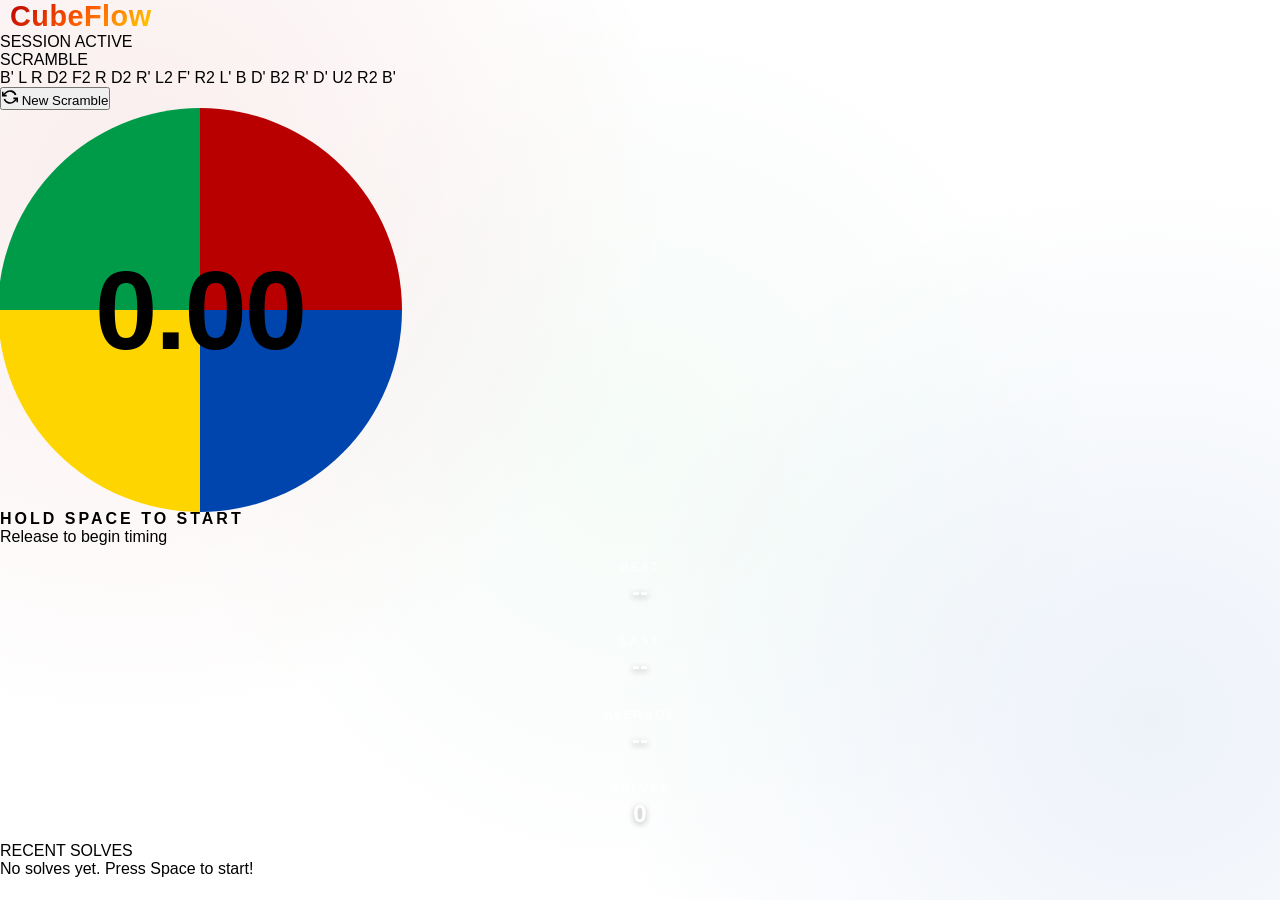
<file: index.html>
<!DOCTYPE html>
<html lang="en">
<head>
  <meta charset="UTF-8" />
  <meta name="viewport" content="width=device-width, initial-scale=1.0" />
  <title>CubeFlow</title>
  <link rel="stylesheet" href="style.css" />
  <link rel="preconnect" href="https://fonts.googleapis.com" />
  <link rel="preconnect" href="https://fonts.gstatic.com" crossorigin />
  <link href="https://fonts.googleapis.com/css2?family=Orbitron:wght@400;700;900&family=Space+Mono:ital,wght@0,400;0,700;1,400&display=swap" rel="stylesheet" />
</head>
<body>

  <div class="bg-grid"></div>
  <div class="bg-glow"></div>

  <div class="container">

    <!-- Header -->
    <header>
      <div class="logo">
        <div class="cube-icon">
          <div class="face top"></div>
          <div class="face left"></div>
          <div class="face right"></div>
        </div>
        <span class="logo-text">Cube<span class="accent">Flow</span></span>
      </div>
      <div class="session-badge">SESSION ACTIVE</div>
    </header>

    <!-- Scramble Section -->
    <section class="scramble-section">
      <div class="section-label">SCRAMBLE</div>
      <div class="scramble-display" id="scramble">R U R' F2 L D B' U2 R' L</div>
      <button class="new-scramble-btn" id="newScrambleBtn" title="Generate new scramble">
        <svg width="16" height="16" viewBox="0 0 24 24" fill="none" stroke="currentColor" stroke-width="2.5"><path d="M1 4v6h6"/><path d="M23 20v-6h-6"/><path d="M20.49 9A9 9 0 0 0 5.64 5.64L1 10m22 4-4.64 4.36A9 9 0 0 1 3.51 15"/></svg>
        New Scramble
      </button>
    </section>

    <!-- Timer Section -->
    <section class="timer-section">
      <div class="timer-ring">
        <div class="timer-display" id="timerDisplay">0.00</div>
      </div>
      <div class="timer-status" id="timerStatus">HOLD SPACE TO START</div>
      <div class="timer-hint" id="timerHint">Release to begin timing</div>
    </section>

    <!-- Stats Section -->
    <section class="stats-section">
      <div class="stat-card">
        <div class="stat-label">BEST</div>
        <div class="stat-value" id="bestTime">--</div>
      </div>
      <div class="stat-card accent-card">
        <div class="stat-label">LAST</div>
        <div class="stat-value" id="lastTime">--</div>
      </div>
      <div class="stat-card">
        <div class="stat-label">AVERAGE</div>
        <div class="stat-value" id="avgTime">--</div>
      </div>
      <div class="stat-card">
        <div class="stat-label">SOLVES</div>
        <div class="stat-value" id="solveCount">0</div>
      </div>
    </section>

    <!-- History Section -->
    <section class="history-section">
      <div class="section-label">RECENT SOLVES</div>
      <div class="history-list" id="historyList">
        <div class="history-empty">No solves yet. Press Space to start!</div>
      </div>
    </section>

  </div>

  <script src="script.js"></script>
</body>
</html>
</file>
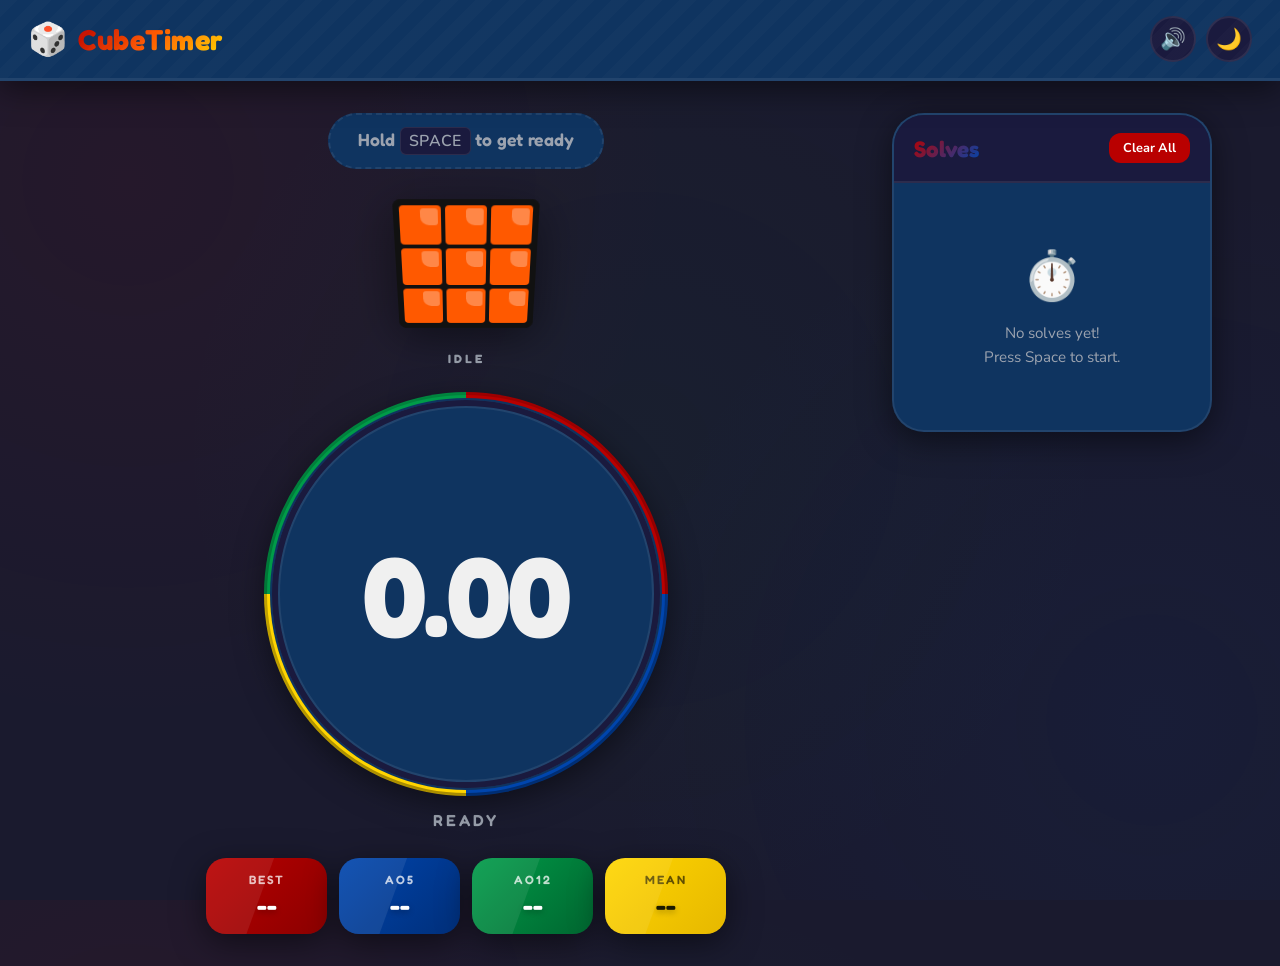
<file: index-3.html>
<!DOCTYPE html>
<html lang="en" data-theme="dark">
<head>
  <meta charset="UTF-8" />
  <meta name="viewport" content="width=device-width, initial-scale=1.0" />
  <title>CubeTimer 🎲</title>
  <link rel="preconnect" href="https://fonts.googleapis.com" />
  <link rel="preconnect" href="https://fonts.gstatic.com" crossorigin />
  <link href="https://fonts.googleapis.com/css2?family=Fredoka:wght@400;500;600;700&family=Nunito:wght@400;600;700;800;900&display=swap" rel="stylesheet" />
  <link rel="stylesheet" href="style.css" />
</head>
<body>

  <!-- CONFETTI CANVAS -->
  <canvas id="confetti-canvas"></canvas>

  <!-- HEADER -->
  <header class="header">
    <div class="logo">
      <span class="logo-cube">🎲</span>
      <span class="logo-text">CubeTimer</span>
    </div>
    <div class="header-controls">
      <button class="icon-btn" id="mute-btn" title="Toggle Sound">
        <span id="mute-icon">🔊</span>
      </button>
      <button class="icon-btn" id="theme-btn" title="Toggle Theme">
        <span id="theme-icon">🌙</span>
      </button>
    </div>
  </header>

  <!-- MAIN LAYOUT -->
  <main class="main-layout">

    <!-- CENTER COLUMN -->
    <div class="center-col">

      <!-- INSTRUCTION CARD -->
      <div class="instruction-card" id="instruction-card">
        <span id="instruction-text">Hold <kbd>SPACE</kbd> to get ready</span>
      </div>

      <!-- 3D RUBIK'S CUBE -->
      <div class="cube-showcase">
        <div class="cube-scene">
          <div class="rubik-cube" id="rubik-cube">

            <!-- FRONT: Red -->
            <div class="cube-face face-front">
              <div class="sticker" style="background:var(--red)"></div>
              <div class="sticker" style="background:var(--red)"></div>
              <div class="sticker" style="background:var(--red)"></div>
              <div class="sticker" style="background:var(--red)"></div>
              <div class="sticker" style="background:var(--red)"></div>
              <div class="sticker" style="background:var(--red)"></div>
              <div class="sticker" style="background:var(--red)"></div>
              <div class="sticker" style="background:var(--red)"></div>
              <div class="sticker" style="background:var(--red)"></div>
            </div>

            <!-- BACK: Orange -->
            <div class="cube-face face-back">
              <div class="sticker" style="background:var(--orange)"></div>
              <div class="sticker" style="background:var(--orange)"></div>
              <div class="sticker" style="background:var(--orange)"></div>
              <div class="sticker" style="background:var(--orange)"></div>
              <div class="sticker" style="background:var(--orange)"></div>
              <div class="sticker" style="background:var(--orange)"></div>
              <div class="sticker" style="background:var(--orange)"></div>
              <div class="sticker" style="background:var(--orange)"></div>
              <div class="sticker" style="background:var(--orange)"></div>
            </div>

            <!-- RIGHT: Blue -->
            <div class="cube-face face-right">
              <div class="sticker" style="background:var(--blue)"></div>
              <div class="sticker" style="background:var(--blue)"></div>
              <div class="sticker" style="background:var(--blue)"></div>
              <div class="sticker" style="background:var(--blue)"></div>
              <div class="sticker" style="background:var(--blue)"></div>
              <div class="sticker" style="background:var(--blue)"></div>
              <div class="sticker" style="background:var(--blue)"></div>
              <div class="sticker" style="background:var(--blue)"></div>
              <div class="sticker" style="background:var(--blue)"></div>
            </div>

            <!-- LEFT: Green -->
            <div class="cube-face face-left">
              <div class="sticker" style="background:var(--green)"></div>
              <div class="sticker" style="background:var(--green)"></div>
              <div class="sticker" style="background:var(--green)"></div>
              <div class="sticker" style="background:var(--green)"></div>
              <div class="sticker" style="background:var(--green)"></div>
              <div class="sticker" style="background:var(--green)"></div>
              <div class="sticker" style="background:var(--green)"></div>
              <div class="sticker" style="background:var(--green)"></div>
              <div class="sticker" style="background:var(--green)"></div>
            </div>

            <!-- TOP: Yellow -->
            <div class="cube-face face-top">
              <div class="sticker" style="background:var(--yellow)"></div>
              <div class="sticker" style="background:var(--yellow)"></div>
              <div class="sticker" style="background:var(--yellow)"></div>
              <div class="sticker" style="background:var(--yellow)"></div>
              <div class="sticker" style="background:var(--yellow)"></div>
              <div class="sticker" style="background:var(--yellow)"></div>
              <div class="sticker" style="background:var(--yellow)"></div>
              <div class="sticker" style="background:var(--yellow)"></div>
              <div class="sticker" style="background:var(--yellow)"></div>
            </div>

            <!-- BOTTOM: White -->
            <div class="cube-face face-bottom">
              <div class="sticker" style="background:var(--white)"></div>
              <div class="sticker" style="background:var(--white)"></div>
              <div class="sticker" style="background:var(--white)"></div>
              <div class="sticker" style="background:var(--white)"></div>
              <div class="sticker" style="background:var(--white)"></div>
              <div class="sticker" style="background:var(--white)"></div>
              <div class="sticker" style="background:var(--white)"></div>
              <div class="sticker" style="background:var(--white)"></div>
              <div class="sticker" style="background:var(--white)"></div>
            </div>

          </div>
        </div>
        <div class="cube-label" id="cube-label">Idle</div>
      </div>

      <!-- TIMER DISPLAY -->
      <div class="timer-wrap">
        <div class="timer-ring" id="timer-ring">
          <div class="timer-display" id="timer-display">0.00</div>
        </div>
        <div class="timer-status" id="timer-status">ready</div>
      </div>

      <!-- STATS CARDS -->
      <div class="stats-grid">
        <div class="stat-card red-card">
          <div class="stat-label">Best</div>
          <div class="stat-value" id="stat-best">--</div>
        </div>
        <div class="stat-card blue-card">
          <div class="stat-label">Ao5</div>
          <div class="stat-value" id="stat-ao5">--</div>
        </div>
        <div class="stat-card green-card">
          <div class="stat-label">Ao12</div>
          <div class="stat-value" id="stat-ao12">--</div>
        </div>
        <div class="stat-card yellow-card">
          <div class="stat-label">Mean</div>
          <div class="stat-value" id="stat-mean">--</div>
        </div>
      </div>

    </div>

    <!-- SIDEBAR: SOLVE HISTORY -->
    <aside class="sidebar">
      <div class="sidebar-header">
        <h2 class="sidebar-title">Solves</h2>
        <button class="clear-btn" id="clear-btn">Clear All</button>
      </div>
      <div class="solve-list" id="solve-list">
        <div class="empty-state">
          <span class="empty-icon">⏱️</span>
          <p>No solves yet!<br/>Press Space to start.</p>
        </div>
      </div>
    </aside>

  </main>

  <!-- MOBILE CONTROLS (shown on mobile only) -->
  <div class="mobile-tap-hint" id="mobile-tap-hint">
    Tap & hold to get ready
  </div>

  <!-- HIDDEN TOUCH TARGET -->
  <div class="touch-target" id="touch-target"></div>

  <script src="script.js"></script>
</body>
</html>
</file>
<file: style.css>
/* ============================================================
   CUBETIMER — UNO-INSPIRED STYLE
   ============================================================ */

/* ---------- CSS VARIABLES ---------- */
[data-theme="dark"] {
  --bg:            #1a1a2e;
  --bg-2:          #16213e;
  --bg-card:       #0f3460;
  --bg-card-2:     #1a1a3e;
  --text:          #f0f0f0;
  --text-muted:    #9ca3af;
  --border:        rgba(255,255,255,0.08);
  --shadow:        0 8px 32px rgba(0,0,0,0.5);
  --glow-ready:    0 0 40px rgba(0,255,120,0.4), 0 0 80px rgba(0,255,120,0.15);
  --glow-running:  0 0 40px rgba(255,200,0,0.5), 0 0 80px rgba(255,200,0,0.2);
  --cube-frame:    #111111;
  --cube-glow:     rgba(255,255,255,0.06);
}

[data-theme="light"] {
  --bg:            #fef9e7;
  --bg-2:          #fdf3d0;
  --bg-card:       #ffffff;
  --bg-card-2:     #fff8e1;
  --text:          #1a1a1a;
  --text-muted:    #6b7280;
  --border:        rgba(0,0,0,0.08);
  --shadow:        0 8px 32px rgba(0,0,0,0.12);
  --glow-ready:    0 0 30px rgba(0,180,80,0.3);
  --glow-running:  0 0 30px rgba(255,180,0,0.4);
  --cube-frame:    #222222;
  --cube-glow:     rgba(0,0,0,0.04);
}

/* Cube Colors (same in both themes) */
:root {
  --red:    #B90000;
  --blue:   #0045AD;
  --green:  #009B48;
  --yellow: #FFD500;
  --orange: #FF5900;
  --white:  #FFFFFF;

  --uno-red:    #D32F2F;
  --uno-blue:   #1565C0;
  --uno-green:  #2E7D32;
  --uno-yellow: #F9A825;

  --timer-font: 'Fredoka', sans-serif;
  --body-font:  'Nunito', sans-serif;
  --radius-sm:  12px;
  --radius-md:  20px;
  --radius-lg:  32px;
  --radius-xl:  50px;
}

/* ---------- RESET & BASE ---------- */
*, *::before, *::after { box-sizing: border-box; margin: 0; padding: 0; }

html { height: 100%; }

body {
  min-height: 100vh;
  font-family: var(--body-font);
  background: var(--bg);
  color: var(--text);
  transition: background 0.4s ease, color 0.4s ease;
  overflow-x: hidden;
  background-image:
    radial-gradient(circle at 10% 20%, rgba(185,0,0,0.07) 0%, transparent 40%),
    radial-gradient(circle at 90% 80%, rgba(0,69,173,0.07) 0%, transparent 40%),
    radial-gradient(circle at 50% 50%, rgba(0,155,72,0.04) 0%, transparent 60%);
}

/* ---------- CONFETTI CANVAS ---------- */
#confetti-canvas {
  position: fixed;
  top: 0; left: 0;
  width: 100%; height: 100%;
  pointer-events: none;
  z-index: 9999;
}

/* ---------- HEADER ---------- */
.header {
  display: flex;
  align-items: center;
  justify-content: space-between;
  padding: 16px 28px;
  background: var(--bg-card);
  border-bottom: 3px solid var(--border);
  box-shadow: var(--shadow);
  position: sticky;
  top: 0;
  z-index: 100;
  backdrop-filter: blur(10px);
}

/* UNO-style diagonal stripe accent on header */
.header::before {
  content: '';
  position: absolute;
  inset: 0;
  background: repeating-linear-gradient(
    -45deg,
    transparent,
    transparent 12px,
    rgba(255,255,255,0.015) 12px,
    rgba(255,255,255,0.015) 24px
  );
  pointer-events: none;
}

.logo {
  display: flex;
  align-items: center;
  gap: 10px;
}

.logo-cube {
  font-size: 2rem;
  animation: wobble 3s ease-in-out infinite;
}

.logo-text {
  font-family: var(--timer-font);
  font-size: 1.8rem;
  font-weight: 700;
  background: linear-gradient(135deg, var(--red), var(--orange), var(--yellow));
  -webkit-background-clip: text;
  -webkit-text-fill-color: transparent;
  background-clip: text;
  letter-spacing: 0.5px;
}

.header-controls {
  display: flex;
  gap: 10px;
}

.icon-btn {
  width: 46px;
  height: 46px;
  border-radius: 50%;
  border: 2px solid var(--border);
  background: var(--bg-card-2);
  cursor: pointer;
  font-size: 1.3rem;
  display: flex;
  align-items: center;
  justify-content: center;
  transition: transform 0.2s, box-shadow 0.2s, background 0.3s;
}

.icon-btn:hover {
  transform: scale(1.12) rotate(-8deg);
  box-shadow: 0 4px 16px rgba(0,0,0,0.2);
}

.icon-btn:active { transform: scale(0.95); }

/* ---------- MAIN LAYOUT ---------- */
.main-layout {
  display: grid;
  grid-template-columns: 1fr 320px;
  gap: 28px;
  padding: 32px 28px;
  max-width: 1200px;
  margin: 0 auto;
  min-height: calc(100vh - 80px);
}

/* ---------- CENTER COLUMN ---------- */
.center-col {
  display: flex;
  flex-direction: column;
  align-items: center;
  gap: 28px;
}

/* ---------- INSTRUCTION CARD ---------- */
.instruction-card {
  font-family: var(--timer-font);
  font-size: 1.1rem;
  font-weight: 600;
  color: var(--text-muted);
  background: var(--bg-card);
  border: 2px dashed var(--border);
  border-radius: var(--radius-xl);
  padding: 12px 28px;
  text-align: center;
  transition: all 0.3s ease;
  letter-spacing: 0.3px;
}

.instruction-card.ready-state {
  border-color: var(--green);
  background: rgba(0, 155, 72, 0.12);
  color: #00e676;
  box-shadow: 0 0 20px rgba(0,230,118,0.25);
}

.instruction-card.running-state {
  border-color: var(--yellow);
  background: rgba(255,213,0,0.1);
  color: var(--yellow);
  box-shadow: 0 0 20px rgba(255,213,0,0.2);
}

kbd {
  display: inline-block;
  padding: 2px 8px;
  background: var(--bg-card-2);
  border: 1px solid var(--border);
  border-radius: 6px;
  font-family: var(--body-font);
  font-size: 0.9em;
}

/* ---------- TIMER WRAP ---------- */
.timer-wrap {
  display: flex;
  flex-direction: column;
  align-items: center;
  gap: 16px;
  width: 100%;
}

/* The big ring */
.timer-ring {
  position: relative;
  width: min(400px, 85vw);
  height: min(400px, 85vw);
  border-radius: 50%;
  display: flex;
  align-items: center;
  justify-content: center;
  background: var(--bg-card);
  box-shadow: var(--shadow),
    inset 0 0 0 6px var(--bg-card-2),
    inset 0 0 0 8px var(--border);
  transition: box-shadow 0.4s ease, transform 0.3s ease;

  /* UNO oval / pill border segments */
  border: 6px solid transparent;
  background-clip: padding-box;
}

/* Colored arc segments (UNO-style) */
.timer-ring::before {
  content: '';
  position: absolute;
  inset: -8px;
  border-radius: 50%;
  background: conic-gradient(
    var(--red)    0deg   90deg,
    var(--blue)   90deg  180deg,
    var(--yellow) 180deg 270deg,
    var(--green)  270deg 360deg
  );
  z-index: -1;
  transition: opacity 0.4s ease;
}

/* Inner white ring to create border look */
.timer-ring::after {
  content: '';
  position: absolute;
  inset: -2px;
  border-radius: 50%;
  background: var(--bg-card);
  z-index: -1;
}

/* Ready state — green glow + scale */
.timer-ring.state-ready {
  box-shadow: var(--glow-ready), var(--shadow);
  transform: scale(1.03);
}

.timer-ring.state-ready::before {
  background: conic-gradient(
    var(--green) 0deg, var(--green) 360deg
  );
}

/* Running state — yellow pulsing */
.timer-ring.state-running {
  box-shadow: var(--glow-running), var(--shadow);
  animation: ring-pulse 1s ease-in-out infinite alternate;
}

.timer-ring.state-running::before {
  background: conic-gradient(
    var(--yellow) 0deg, var(--orange) 360deg
  );
  animation: rotate-border 3s linear infinite;
}

/* PB state */
.timer-ring.state-pb {
  animation: pb-pop 0.5s cubic-bezier(0.34,1.56,0.64,1) forwards;
}

.timer-display {
  font-family: var(--timer-font);
  font-size: clamp(4rem, 12vw, 7rem);
  font-weight: 700;
  color: var(--text);
  letter-spacing: -2px;
  transition: color 0.3s, transform 0.2s;
  user-select: none;
  z-index: 1;
}

.timer-ring.state-ready .timer-display { color: #00e676; }
.timer-ring.state-running .timer-display { color: var(--yellow); }

.timer-status {
  font-family: var(--timer-font);
  font-size: 1rem;
  font-weight: 600;
  letter-spacing: 3px;
  text-transform: uppercase;
  color: var(--text-muted);
  transition: color 0.3s;
}

/* ============================================================
   3D RUBIK'S CUBE
   ============================================================ */

.cube-showcase {
  display: flex;
  flex-direction: column;
  align-items: center;
  gap: 14px;
}

.cube-scene {
  width: 140px;
  height: 140px;
  perspective: 480px;
  perspective-origin: 50% 40%;
}

.rubik-cube {
  width: 140px;
  height: 140px;
  position: relative;
  transform-style: preserve-3d;
  /* Start with a nice viewing angle */
  transform: rotateX(-22deg) rotateY(0deg);
  animation: cube-idle 9s linear infinite;
  transition: filter 0.5s ease;
  filter: drop-shadow(0 12px 24px rgba(0,0,0,0.45));
}

/* ── State speed classes ── */
.rubik-cube.cube-holding {
  animation: cube-idle 3s linear infinite;
  filter: drop-shadow(0 0 18px rgba(0,230,118,0.55)) drop-shadow(0 8px 16px rgba(0,0,0,0.4));
}

.rubik-cube.cube-running {
  animation: cube-running 0.6s linear infinite;
  filter: drop-shadow(0 0 22px rgba(255,213,0,0.65)) drop-shadow(0 8px 16px rgba(0,0,0,0.4));
}

.rubik-cube.cube-pb {
  animation: cube-pb 0.4s linear infinite;
  filter: drop-shadow(0 0 28px rgba(255,89,0,0.8)) drop-shadow(0 0 50px rgba(185,0,0,0.4));
}

/* ── Faces ── */
.cube-face {
  position: absolute;
  width: 140px;
  height: 140px;
  display: grid;
  grid-template-columns: repeat(3, 1fr);
  grid-template-rows: repeat(3, 1fr);
  gap: 4px;
  padding: 6px;
  background: var(--cube-frame);
  border-radius: 8px;
  backface-visibility: visible;
}

.face-front  { transform: translateZ(70px); }
.face-back   { transform: rotateY(180deg) translateZ(70px); }
.face-right  { transform: rotateY( 90deg) translateZ(70px); }
.face-left   { transform: rotateY(-90deg) translateZ(70px); }
.face-top    { transform: rotateX( 90deg) translateZ(70px); }
.face-bottom { transform: rotateX(-90deg) translateZ(70px); }

/* ── Stickers ── */
.sticker {
  border-radius: 4px;
  position: relative;
  transition: filter 0.4s;
}

/* Glossy sheen on each sticker */
.sticker::after {
  content: '';
  position: absolute;
  top: 8%;
  left: 8%;
  width: 42%;
  height: 42%;
  background: rgba(255,255,255,0.28);
  border-radius: 3px 3px 50% 3px;
  pointer-events: none;
}

/* ── Cube animations ── */
@keyframes cube-idle {
  from { transform: rotateX(-22deg) rotateY(0deg); }
  to   { transform: rotateX(-22deg) rotateY(360deg); }
}

@keyframes cube-running {
  from { transform: rotateX(-22deg) rotateY(0deg); }
  to   { transform: rotateX(-22deg) rotateY(360deg); }
}

@keyframes cube-pb {
  0%   { transform: rotateX(-22deg) rotateY(0deg); }
  50%  { transform: rotateX(22deg)  rotateY(180deg); }
  100% { transform: rotateX(-22deg) rotateY(360deg); }
}

/* ── Cube label ── */
.cube-label {
  font-family: var(--timer-font);
  font-size: 0.75rem;
  font-weight: 700;
  letter-spacing: 3px;
  text-transform: uppercase;
  color: var(--text-muted);
  transition: color 0.3s ease;
}

.cube-label.label-holding { color: #00e676; }
.cube-label.label-running { color: var(--yellow); }
.cube-label.label-pb      { color: var(--orange); }

/* ---------- STATS GRID ---------- */
.stats-grid {
  display: grid;
  grid-template-columns: repeat(4, 1fr);
  gap: 12px;
  width: 100%;
  max-width: 520px;
}

.stat-card {
  border-radius: var(--radius-md);
  padding: 14px 10px;
  text-align: center;
  position: relative;
  overflow: hidden;
  box-shadow: var(--shadow);
  transition: transform 0.2s;
  cursor: default;
}

.stat-card:hover { transform: translateY(-3px) scale(1.04); }

/* UNO card diagonal white stripe */
.stat-card::before {
  content: '';
  position: absolute;
  top: -40%;
  left: -20%;
  width: 60%;
  height: 200%;
  background: rgba(255,255,255,0.08);
  transform: rotate(20deg);
  pointer-events: none;
}

.red-card    { background: linear-gradient(135deg, #B90000, #8B0000); }
.blue-card   { background: linear-gradient(135deg, #0045AD, #002f7a); }
.green-card  { background: linear-gradient(135deg, #009B48, #006630); }
.yellow-card { background: linear-gradient(135deg, #FFD500, #e6b800); }

.stat-label {
  font-family: var(--timer-font);
  font-size: 0.75rem;
  font-weight: 600;
  letter-spacing: 2px;
  text-transform: uppercase;
  color: rgba(255,255,255,0.75);
  margin-bottom: 4px;
}

.stat-value {
  font-family: var(--timer-font);
  font-size: 1.5rem;
  font-weight: 700;
  color: #ffffff;
  text-shadow: 0 2px 6px rgba(0,0,0,0.3);
}

.yellow-card .stat-label { color: rgba(0,0,0,0.6); }
.yellow-card .stat-value { color: #1a1a00; }

/* ---------- SIDEBAR ---------- */
.sidebar {
  background: var(--bg-card);
  border-radius: var(--radius-lg);
  border: 2px solid var(--border);
  box-shadow: var(--shadow);
  display: flex;
  flex-direction: column;
  overflow: hidden;
  max-height: calc(100vh - 130px);
  position: sticky;
  top: 100px;
  align-self: start;
}

.sidebar-header {
  display: flex;
  align-items: center;
  justify-content: space-between;
  padding: 18px 20px;
  border-bottom: 2px solid var(--border);
  background: var(--bg-card-2);
}

.sidebar-title {
  font-family: var(--timer-font);
  font-size: 1.4rem;
  font-weight: 700;
  background: linear-gradient(135deg, var(--red), var(--blue));
  -webkit-background-clip: text;
  -webkit-text-fill-color: transparent;
  background-clip: text;
}

.clear-btn {
  font-family: var(--body-font);
  font-size: 0.8rem;
  font-weight: 700;
  color: #fff;
  background: var(--red);
  border: none;
  border-radius: var(--radius-sm);
  padding: 6px 14px;
  cursor: pointer;
  transition: transform 0.15s, background 0.2s;
}

.clear-btn:hover { background: #8B0000; transform: scale(1.05); }
.clear-btn:active { transform: scale(0.95); }

.solve-list {
  flex: 1;
  overflow-y: auto;
  padding: 12px;
  display: flex;
  flex-direction: column;
  gap: 8px;
  scrollbar-width: thin;
  scrollbar-color: var(--border) transparent;
}

/* Empty state */
.empty-state {
  text-align: center;
  padding: 48px 16px;
  color: var(--text-muted);
}

.empty-icon { font-size: 3rem; display: block; margin-bottom: 12px; }
.empty-state p { font-size: 0.95rem; line-height: 1.6; }

/* Individual solve row */
.solve-item {
  display: flex;
  align-items: center;
  gap: 10px;
  padding: 10px 14px;
  border-radius: var(--radius-sm);
  background: var(--bg-card-2);
  border: 2px solid transparent;
  transition: border-color 0.2s, transform 0.15s;
  animation: slide-in 0.3s cubic-bezier(0.34,1.56,0.64,1) forwards;
}

.solve-item:hover { border-color: var(--border); transform: translateX(-3px); }

.solve-item.is-pb {
  border-color: var(--yellow);
  background: linear-gradient(135deg, rgba(255,213,0,0.1), rgba(255,89,0,0.08));
}

.solve-rank {
  font-family: var(--timer-font);
  font-size: 0.8rem;
  font-weight: 700;
  color: var(--text-muted);
  min-width: 24px;
  text-align: right;
}

.solve-time {
  font-family: var(--timer-font);
  font-size: 1.25rem;
  font-weight: 700;
  flex: 1;
  color: var(--text);
}

.solve-item.is-pb .solve-time { color: var(--yellow); }

.pb-badge {
  font-size: 0.65rem;
  font-weight: 800;
  letter-spacing: 1px;
  background: var(--yellow);
  color: #1a1000;
  border-radius: 6px;
  padding: 2px 6px;
}

.solve-date {
  font-size: 0.72rem;
  color: var(--text-muted);
  white-space: nowrap;
}

.solve-delete {
  background: none;
  border: none;
  color: var(--text-muted);
  font-size: 1rem;
  cursor: pointer;
  padding: 4px;
  border-radius: 6px;
  line-height: 1;
  transition: color 0.2s, transform 0.15s;
}

.solve-delete:hover { color: var(--red); transform: scale(1.2); }

/* ---------- MOBILE ELEMENTS ---------- */
.mobile-tap-hint {
  display: none;
  position: fixed;
  bottom: 24px;
  left: 50%;
  transform: translateX(-50%);
  background: var(--bg-card);
  border: 2px dashed var(--border);
  border-radius: var(--radius-xl);
  padding: 12px 24px;
  font-family: var(--timer-font);
  font-size: 1rem;
  color: var(--text-muted);
  z-index: 50;
}

.touch-target {
  position: fixed;
  inset: 0;
  z-index: -1; /* behind everything, JS handles pointer events */
}

/* ---------- ANIMATIONS ---------- */
@keyframes wobble {
  0%, 100% { transform: rotate(-5deg); }
  50%       { transform: rotate(5deg); }
}

@keyframes ring-pulse {
  from { transform: scale(1); }
  to   { transform: scale(1.04); }
}

@keyframes rotate-border {
  from { transform: rotate(0deg); }
  to   { transform: rotate(360deg); }
}

@keyframes pb-pop {
  0%   { transform: scale(1); }
  40%  { transform: scale(1.1); }
  70%  { transform: scale(0.96); }
  100% { transform: scale(1); }
}

@keyframes slide-in {
  from { opacity: 0; transform: translateX(30px); }
  to   { opacity: 1; transform: translateX(0); }
}

@keyframes timer-pop {
  0%   { transform: scale(1); }
  50%  { transform: scale(1.06); }
  100% { transform: scale(1); }
}

/* ---------- RESPONSIVE ---------- */
@media (max-width: 900px) {
  .main-layout {
    grid-template-columns: 1fr;
    padding: 20px 16px 100px;
  }

  .sidebar {
    position: static;
    max-height: 360px;
  }

  .stats-grid { max-width: 100%; }

  .mobile-tap-hint { display: block; }
}

@media (max-width: 480px) {
  .stats-grid { grid-template-columns: repeat(2, 1fr); }

  .logo-text { font-size: 1.4rem; }

  .header { padding: 12px 16px; }

  .cube-scene {
    width: 110px;
    height: 110px;
    perspective: 380px;
  }

  .rubik-cube { width: 110px; height: 110px; }
  .cube-face  { width: 110px; height: 110px; gap: 3px; padding: 5px; }
  .face-front  { transform: translateZ(55px); }
  .face-back   { transform: rotateY(180deg) translateZ(55px); }
  .face-right  { transform: rotateY( 90deg) translateZ(55px); }
  .face-left   { transform: rotateY(-90deg) translateZ(55px); }
  .face-top    { transform: rotateX( 90deg) translateZ(55px); }
  .face-bottom { transform: rotateX(-90deg) translateZ(55px); }
}

/* ---------- SCROLLBAR STYLING ---------- */
::-webkit-scrollbar { width: 6px; }
::-webkit-scrollbar-track { background: transparent; }
::-webkit-scrollbar-thumb {
  background: var(--border);
  border-radius: 3px;
}
</file>
